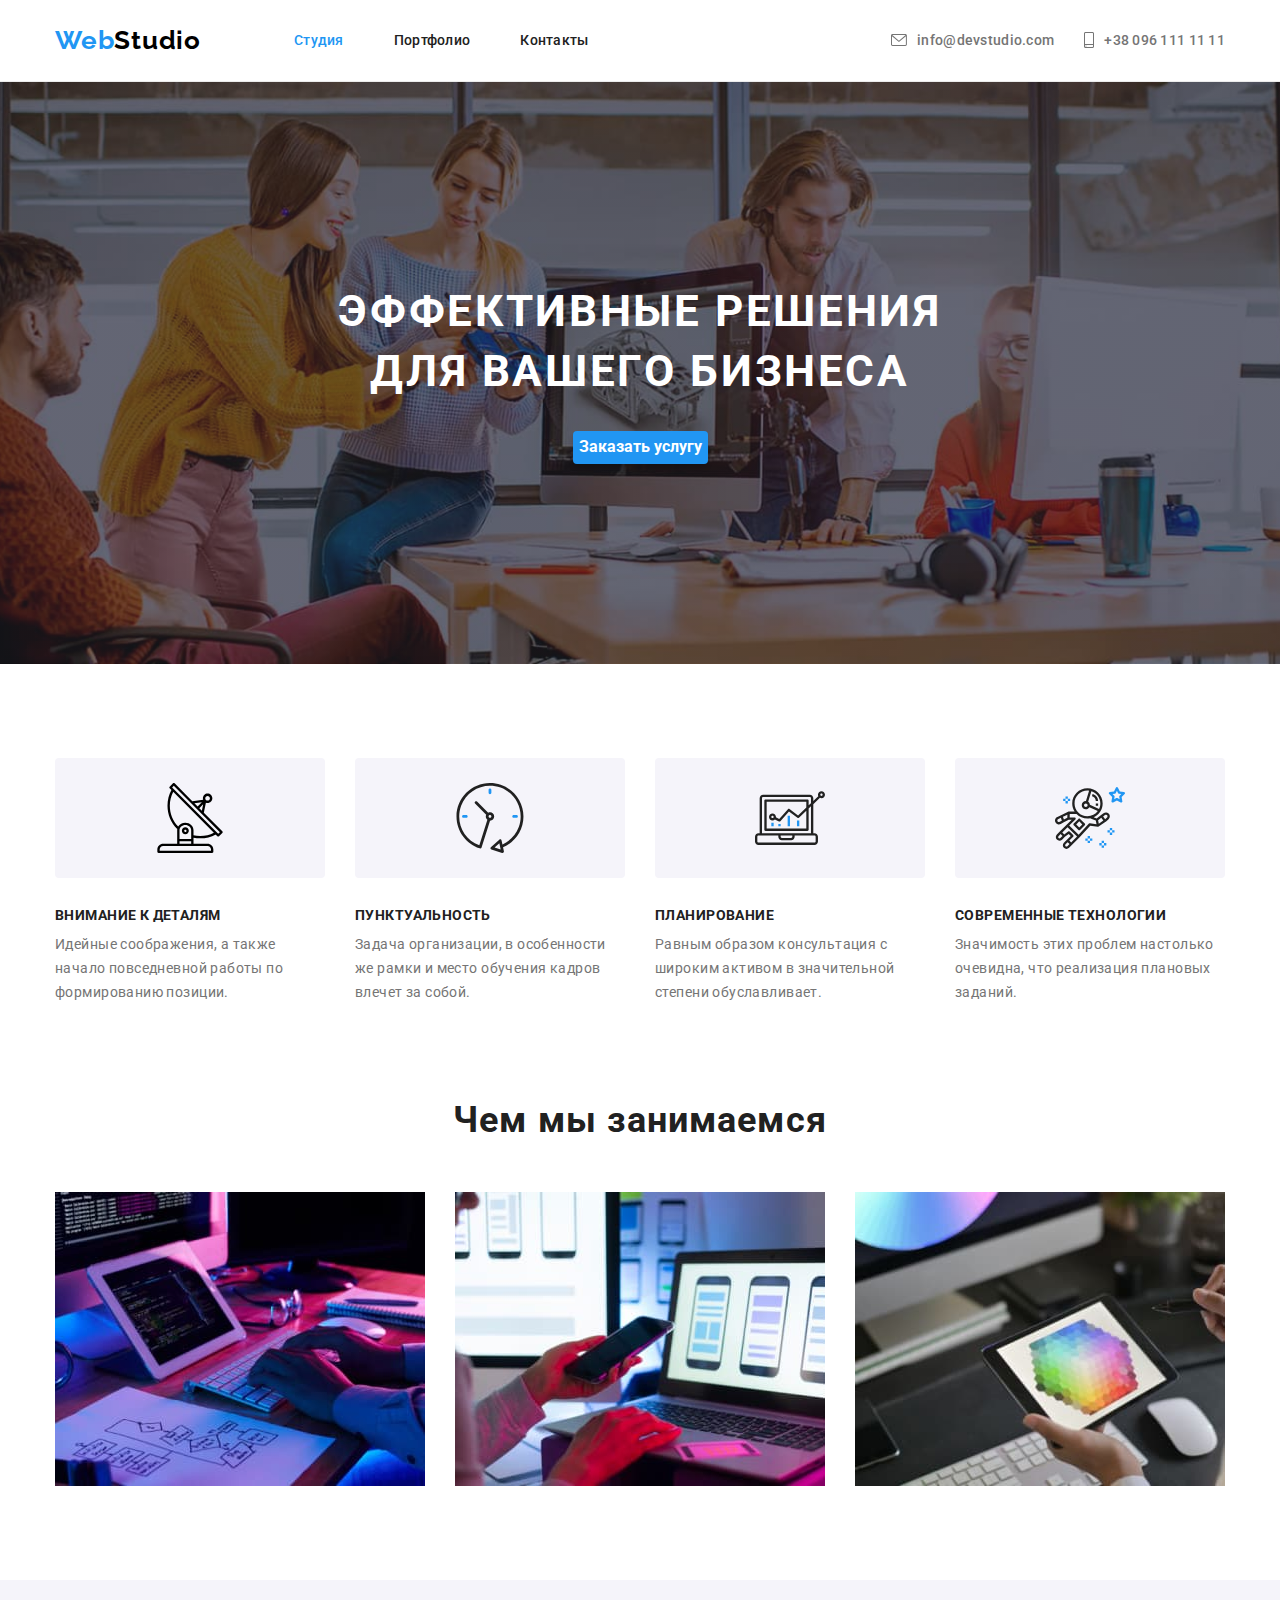
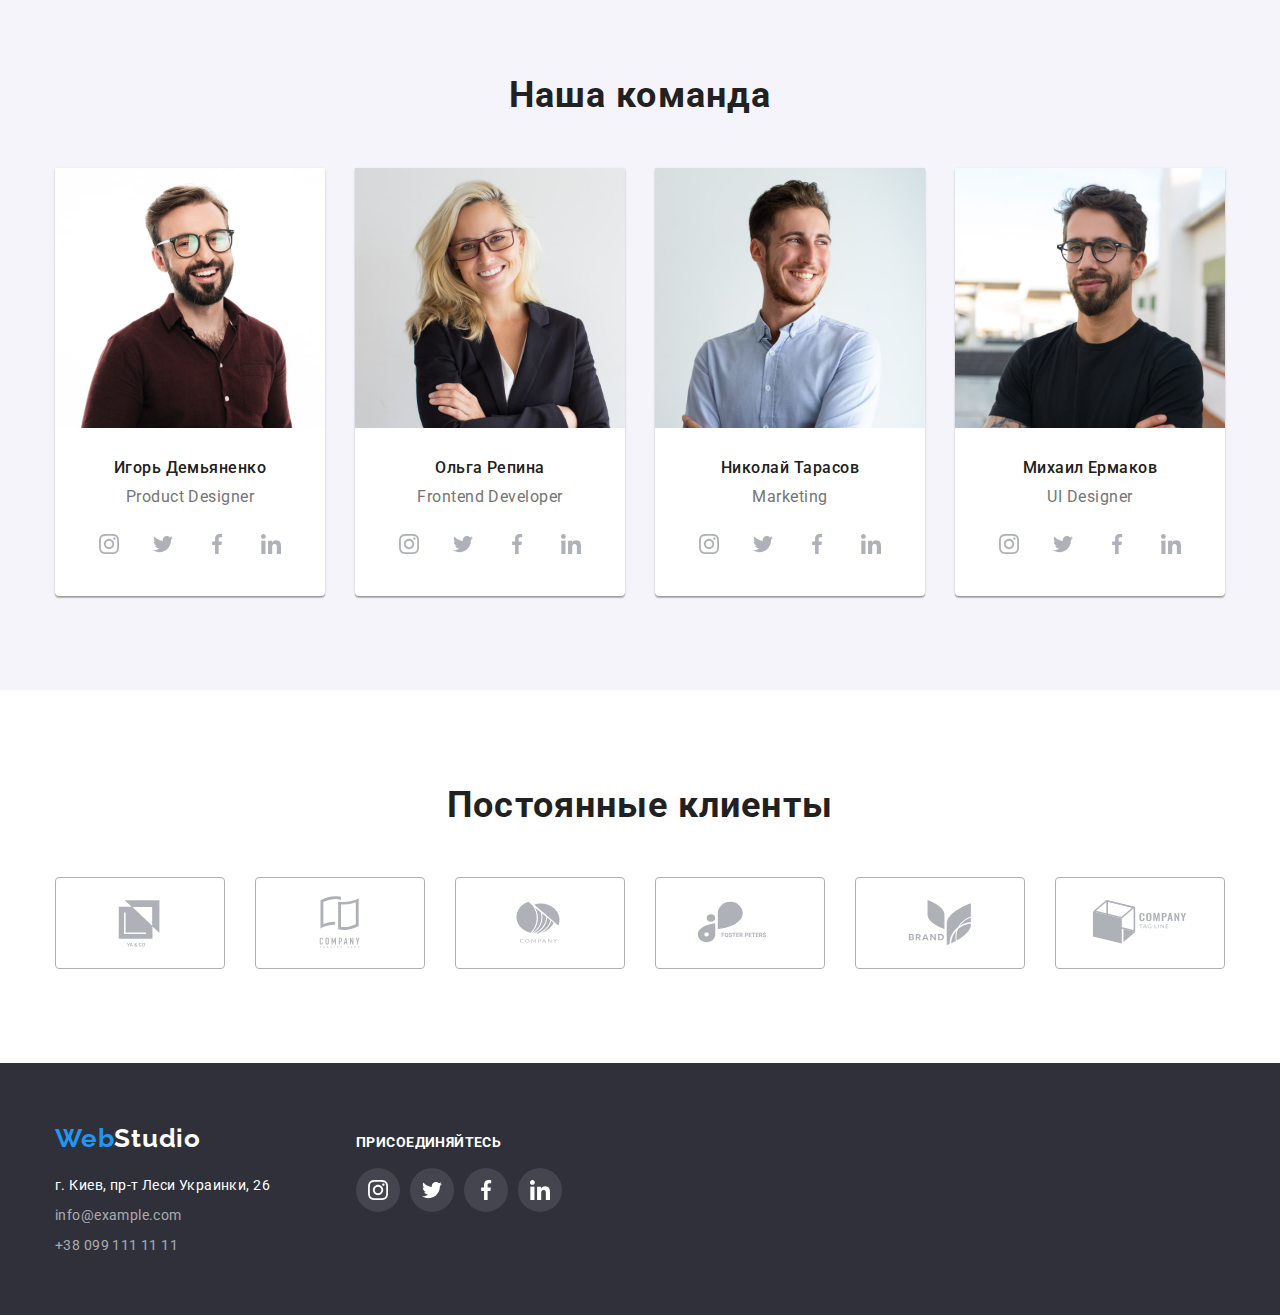
<file: index.html>
<!DOCTYPE html>
<html lang="en">
  <head>
    <meta charset="UTF-8" />
    <meta http-equiv="X-UA-Compatible" content="IE=edge" />
    <meta name="viewport" content="width=device-width, initial-scale=1.0" />
    <title>Document</title>
    
    <link rel="preconnect" href="https://fonts.googleapis.com">
<link rel="preconnect" href="https://fonts.gstatic.com" crossorigin>
<link href="https://fonts.googleapis.com/css2?family=Raleway:wght@700&family=Roboto:wght@400;500;700;900&display=swap" rel="stylesheet">

 <link rel="stylesheet" href="https://cdnjs.cloudflare.com/ajax/libs/modern-normalize/1.1.0/modern-normalize.min.css">
    <link rel="stylesheet" href="./css/styles.css">
  </head>
      <body>
        <!--Шапка сайта-->
  <header class="header">
  <div class="container container-design">
  <a href="./index.html" class="webstudio-logo">Web<span class="accent">Studio</span></a>
  <nav style="margin-left: 93px;">
  <ul class="site-nav">
  <li class="site-nav-item"><a class="nav-studio nav-decor current" href="./index.html">Студия</a></li>
  <li class="site-nav-item"><a class="nav-portfolio nav-decor" href="./portfolio.html">Портфолио</a></li>
  <li class="site-nav-item"><a class="nav-contacts nav-decor" href="">Контакты</a></li>
  </ul>
  </nav>
  <ul class="contacts-links">
  <li class="mailto">
  <a class="nav-decor nav-decor-link" href="mailto:info@devstudio.com">
  <svg class="contacts-icon-decor" width="16" height="12">
<use href="./images/symbol-defs.svg#icon-envelope"></use>
  </svg> info@devstudio.com</a></li>
  <li>
  <a class="nav-decor nav-decor-link" href="tel:+380961111111">
  <svg class="contacts-icon-decor" width="10" height="16">
  <use href="./images/symbol-defs.svg#icon-smartphone"></use></svg>
  +38 096 111 11 11</a></li>
  </ul>
  </div>
  </header>

<!-- ФОН НА ВЕСЬ БЛОК ГЕРОЙ-->
  <main>
  <section class="hero"> <div class="main-container">
  <h1 class="main-head">Эффективные решения для вашего бизнеса</h1>
  <button type="button" name="order-button" class="order-button">Заказать услугу</button>
  </div>
  </section>

<!--Наши преимущества-->
<section class="features"> <div class="second-container">
  <h2 class="visually-hidden">Что мы предлагаем</h2>
<ul class="what-we-offer">
    <li class="description-box">
      <div class="features-icon-item">
    <svg class="icon-sattelite" width="70" height="70">
      <use href="./images/symbol-defs.svg#icon-antenna-1"></use>
    </svg>
      </div>
    <h3 class="description-head">Внимание к деталям</h3>
      <p class="description"> Идейные соображения, а также начало повседневной работы по
        формированию позиции.
      </p>
      </li>
    <li class="description-box">
      <div class="features-icon-item">
        <svg class="icon-watch" width="70" height="70">
          <use href="./images/symbol-defs.svg#icon-clock-1"></use>
        </svg>
          </div>
    <h3 class="description-head">Пунктуальность</h3>
      <p class="description">
        Задача организации, в особенности же рамки и место обучения кадров
        влечет за собой.
      </p>
    </li>
    <li class="description-box">
      <div class="features-icon-item">
        <svg class="icon-pc" width="70" height="70">
          <use href="./images/symbol-defs.svg#icon-diagram-1"></use>
        </svg>
          </div>
    <h3 class="description-head">Планирование</h3>
      <p class="description">
        Равным образом консультация с широким активом в значительной
        степени обуславливает.
      </p>
      </li>
    <li class="description-box"> 
      <div class="features-icon-item">
        <svg class="icon-astronaut" width="70" height="70">
          <use href="./images/symbol-defs.svg#icon-astronaut-1"></use>
        </svg>
      </div> 
    <h3 class="description-head">Современные технологии</h3>
      <p class="description">
        Значимость этих проблем настолько очевидна, что реализация
        плановых заданий.
      </p></li> </ul></div></section>

<!--Чем мы занимаемся-->
<section class="services"> <div class="services-container">
  <h2 class="heads2">Чем мы занимаемся</h2>
  <ul class="services-list">
    <li class="services-list-item">
      <img
        src="./images/pc.jpg"
        alt="обработка на компьютере"
        width="370"
      /> 
    <li class="services-list-item">
      <img
        src="./images/smartphone.jpg"
        alt="обработка на смартфоне"
        width="370"
      />
    </li>
    <li class="services-list-item">
      <img
        src="./images/tablet.jpg"
        alt="обработка на планшете"
        width="370"
      /> 
      </li></ul></div></section>


<!--Наша Команда-->
<section class="our-team">
  <div class="our-team-container">
  <h2 class="heads3">Наша команда</h2>
  <ul class="team-container">
      <li class="team-card">
      <img
        src="./images/team/Игорь-Демьяненко.jpg"
        alt="Игорь Демьяненко"
        width="270"
      />
      <div class="team-names-position">
          <h3 class="teammembers-names">Игорь Демьяненко</h3>
          <p class="teammembers-position">Product Designer</p>
        
          <ul class="social-links-container">
          <li class="social-link-item">
          <a class="social-link" href="">
          <svg class="team-social-icon" width="20" height="20">
<use href="./images/symbol-defs.svg#icon-instagram-2"></use>
          </svg> </a> </li>
          <li class="social-link-item">
          <a class="social-link" href="">
            <svg class="team-social-icon" width="20" height="20">
  <use href="./images/symbol-defs.svg#icon-twitter-1"></use>
            </svg></a> </li>
            <li class="social-link-item">
            <a class="social-link" href="">
              <svg class="team-social-icon" width="20" height="20">
    <use href="./images/symbol-defs.svg#icon-facebook-1"></use>
              </svg></a> </li>
              <li class="social-link-item">
              <a class="social-link" href="">
                <svg class="team-social-icon" width="20" height="20">
      <use href="./images/symbol-defs.svg#icon-linkedin-1"></use>
                </svg></a></li> </ul></div>
    
      <li class="team-card">
      <img
        src="./images/team/Ольга_Репина.jpg"
        alt="Ольга Репина"
        width="270"
      />
      <div class="team-names-position">
          <h3 class="teammembers-names">Ольга Репина</h3>
          <p class="teammembers-position">Frontend Developer</p>
        
          <ul class="social-links-container">
            <li class="social-link-item">
            <a class="social-link" href="">
            <svg class="team-social-icon" width="20" height="20">
  <use href="./images/symbol-defs.svg#icon-instagram-2"></use>
            </svg> </a> </li>
            <li class="social-link-item">
            <a class="social-link" href="">
              <svg class="team-social-icon" width="20" height="20">
    <use href="./images/symbol-defs.svg#icon-twitter-1"></use>
              </svg></a> </li>
              <li class="social-link-item">
              <a class="social-link" href="">
                <svg class="team-social-icon" width="20" height="20">
      <use href="./images/symbol-defs.svg#icon-facebook-1"></use>
                </svg></a> </li>
                <li class="social-link-item">
                <a class="social-link" href="">
                  <svg class="team-social-icon" width="20" height="20">
        <use href="./images/symbol-defs.svg#icon-linkedin-1"></use>
                  </svg></a></li> </ul></div>
      
      <li class="team-card">
      <img
        src="./images/team/Николай_Тарасов.jpg"
        alt="Николай Тарасов"
        width="270"
      />
      <div class="team-names-position">
             <h3 class="teammembers-names">Николай Тарасов</h3>
             <p class="teammembers-position">Marketing</p> 
             <ul class="social-links-container">
              <li class="social-link-item">
              <a class="social-link" href="">
              <svg class="team-social-icon" width="20" height="20">
    <use href="./images/symbol-defs.svg#icon-instagram-2"></use>
              </svg> </a> </li>
              <li class="social-link-item">
              <a class="social-link" href="">
                <svg class="team-social-icon" width="20" height="20">
      <use href="./images/symbol-defs.svg#icon-twitter-1"></use>
                </svg></a> </li>
                <li class="social-link-item">
                <a class="social-link" href="">
                  <svg class="team-social-icon" width="20" height="20">
        <use href="./images/symbol-defs.svg#icon-facebook-1"></use>
                  </svg></a> </li>
                  <li class="social-link-item">
                  <a class="social-link" href="">
                    <svg class="team-social-icon" width="20" height="20">
          <use href="./images/symbol-defs.svg#icon-linkedin-1"></use>
                    </svg></a></li> </ul></div>


      <li class="team-card">
      <img
        src="./images/team/Михаил_Ермаков.jpg"
        alt="Михаил Ермаков"
        width="270"
      />  <div class="team-names-position">
      <h3 class="teammembers-names">Михаил Ермаков</h3>
      <p class="teammembers-position">UI Designer</p> 
      <ul class="social-links-container">
        <li class="social-link-item">
        <a class="social-link" href="">
        <svg class="team-social-icon" width="20" height="20">
<use href="./images/symbol-defs.svg#icon-instagram-2"></use>
        </svg> </a> </li>
        <li class="social-link-item">
        <a class="social-link" href="">
          <svg class="team-social-icon" width="20" height="20">
<use href="./images/symbol-defs.svg#icon-twitter-1"></use>
          </svg></a> </li>
          <li class="social-link-item">
          <a class="social-link" href="">
            <svg class="team-social-icon" width="20" height="20">
  <use href="./images/symbol-defs.svg#icon-facebook-1"></use>
            </svg></a> </li>
            <li class="social-link-item">
            <a class="social-link" href="">
              <svg class="team-social-icon" width="20" height="20">
    <use href="./images/symbol-defs.svg#icon-linkedin-1"></use>
              </svg></a></li> </ul></div>
   </li>
   </ul>
  </section>   

<!--Постоянные клиенты-->

<section class="clients">
  <div class="clients-container">
  <h2 class="heads2">Постоянные клиенты</h2>
  <ul class="clients-list">
    <li class="clients-list-container">
<a class="clients-link" href="">
  <svg class="clients-logo" width="106" height="60">
    <use href="./images/symbol-defs.svg#icon-Logo"></use>
  </svg> </a></li>
 <li class="clients-list-container">
  <a class="clients-link" href="">
    <svg class="clients-logo" width="106" height="60">
      <use href="./images/symbol-defs.svg#icon-Logo-1"></use>
    </svg> </a></li>
    <li class="clients-list-container">
      <a class="clients-link" href="">
        <svg class="clients-logo" width="106" height="60">
          <use href="./images/symbol-defs.svg#icon-Logo-2"></use>
        </svg> </a></li>

      <li class="clients-list-container">
        <a class="clients-link" href="">
          <svg class="clients-logo" width="106" height="60">
            <use href="./images/symbol-defs.svg#icon-Logo-3"></use>
          </svg> </a></li>

    <li class="clients-list-container">
      <a class="clients-link" href="">
        <svg class="clients-logo" width="106" height="60">
          <use href="./images/symbol-defs.svg#icon-Logo-4"></use>
        </svg> </a></li>

      <li class="clients-list-container">
        <a class="clients-link" href="">
          <svg class="clients-logo" width="106" height="60">
            <use href="./images/symbol-defs.svg#icon-Logo-5"></use>
          </svg> </a></li>
  </ul>
  </div>
</section>

</main>

<!--Подвал-->
<footer class="footer"> 
  <div class="footer-container">

  <div class="address-container">
 <a href="" class="webstudio-logo">Web<span class="accent-footer">Studio</span></a>
  <address class="address">
      <ul class="footer-links">
      <li class="footer-links1"> <a href="https://goo.gl/maps/FCJh6KjiG2ZxYmKU6" target="_blank" rel="noreferrer noopener">г. Киев, пр-т Леси Украинки, 26</a> </li>
      <li class="footer-links2"> <a href="mailto:info@example.com"> info@example.com</a></li>
      <li class="footer-links3"> <a href="tel:+380991111111"> +38 099 111 11 11</a></li>
      </ul>
  </address>
  </div>

  <div class="follow">
    <h2 class="footer-social-link-head">Присоединяйтесь</h2>
    <ul class="social-links-footer">
    <li class="social-links-footer-items">
  <a class="social-link-footer" href="">
    <svg class="team-social-icon" width="20" height="20">
      <use href="./images/symbol-defs.svg#icon-instagram-2"></use>
    </svg> </a> </li>
    <li class="social-links-footer-items">
    <a class="social-link-footer" href="">
      <svg class="team-social-icon" width="20" height="20">
        <use href="./images/symbol-defs.svg#icon-twitter-1"></use>
      </svg></a> </li>
      <li class="social-links-footer-items">
      <a class="social-link-footer" href="">
        <svg class="team-social-icon" width="20" height="20">
          <use href="./images/symbol-defs.svg#icon-facebook-1"></use>
        </svg></a></li>
        <li class="social-links-footer-items">
        <a class="social-link-footer" href="">
          <svg class="team-social-icon" width="20" height="20">
            <use href="./images/symbol-defs.svg#icon-linkedin-1"></use>
          </svg></a> </li>
</ul> </div>

</div>
</footer>  
</body>
</html>
</file>
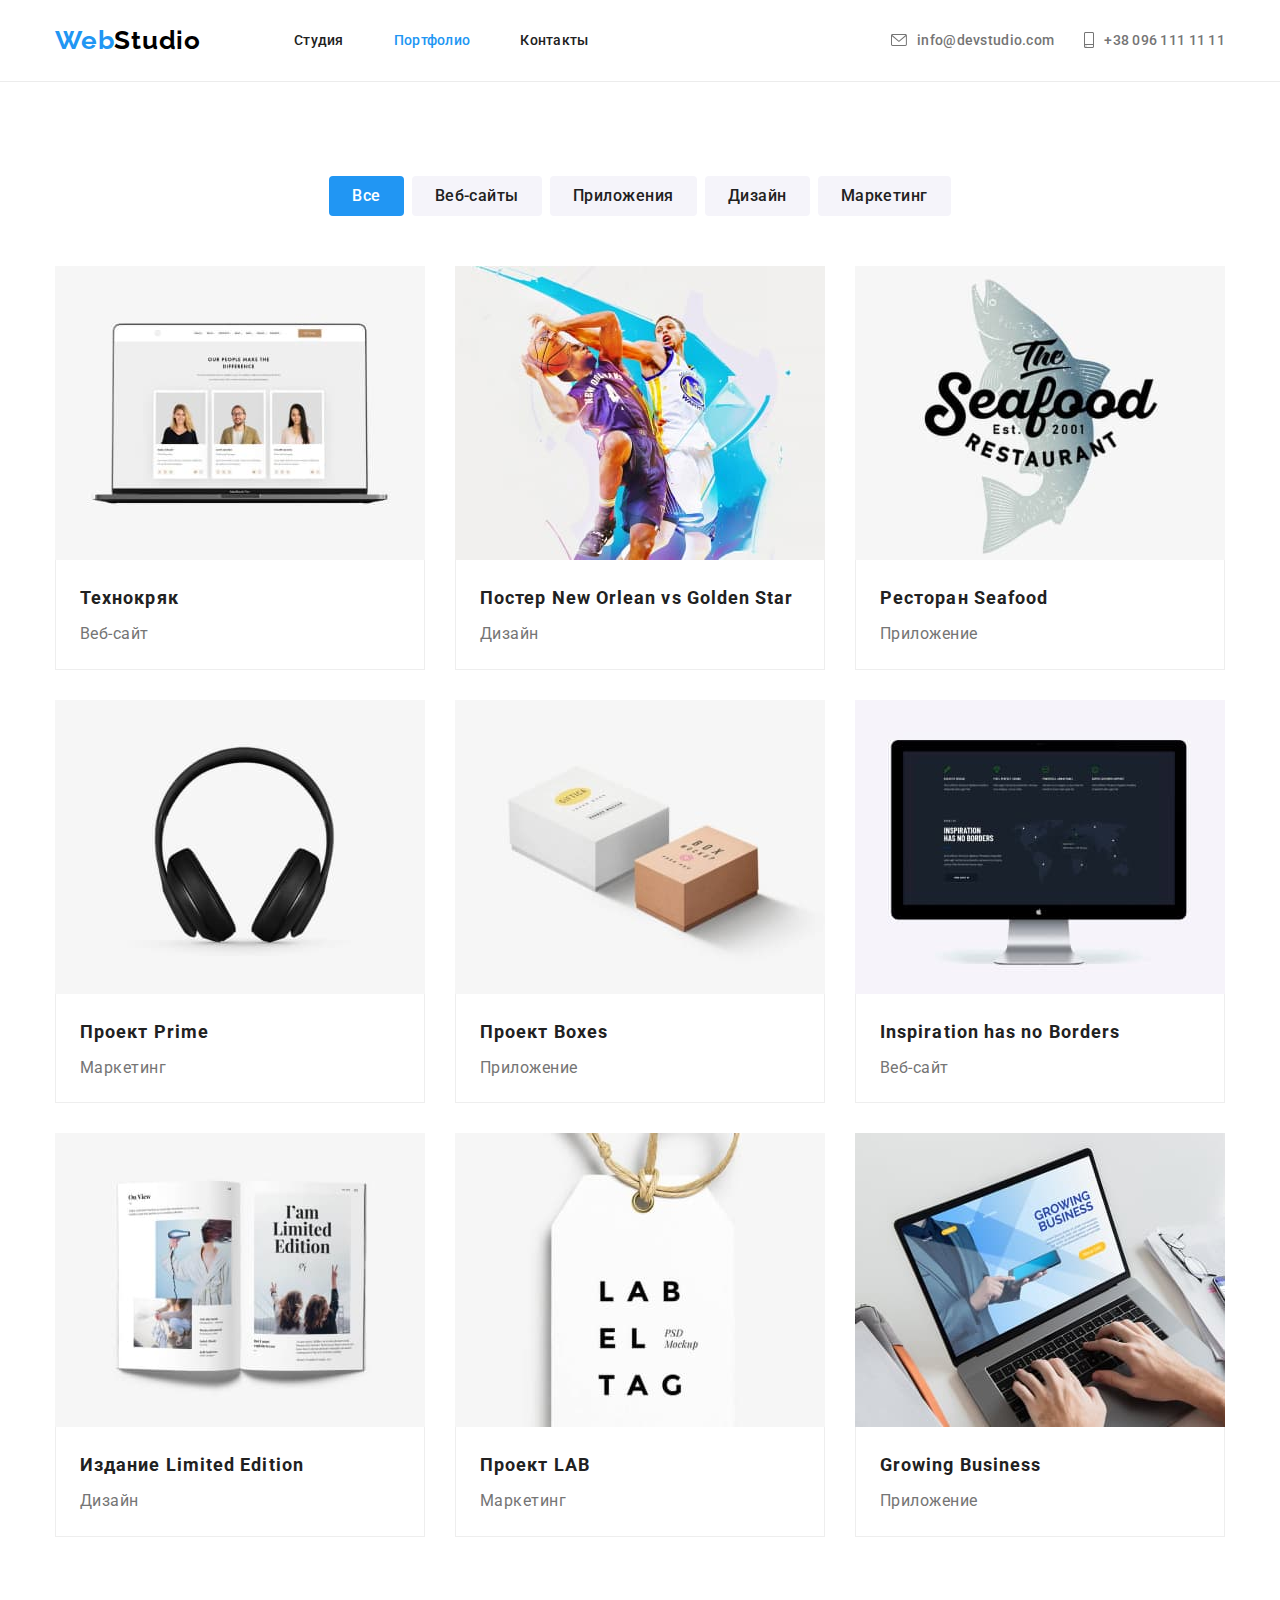
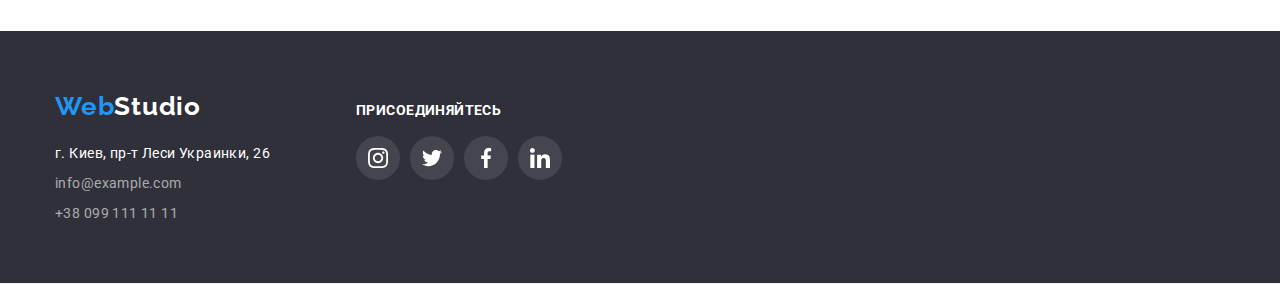
<file: portfolio.html>
<!DOCTYPE html>
    <html lang="en">
      <head>
        <meta charset="UTF-8" />
        <meta http-equiv="X-UA-Compatible" content="IE=edge" />
        <meta name="viewport" content="width=device-width, initial-scale=1.0" />
        <title>Document</title>
        
        <link rel="preconnect" href="https://fonts.googleapis.com">
    <link rel="preconnect" href="https://fonts.gstatic.com" crossorigin>
    <link href="https://fonts.googleapis.com/css2?family=Raleway:wght@700&family=Roboto:wght@400;500;700;900&display=swap" rel="stylesheet">
    
    <link rel="stylesheet" href="https://cdnjs.cloudflare.com/ajax/libs/modern-normalize/1.1.0/modern-normalize.min.css">
    <link rel="stylesheet" href="./css/styles.css">
      </head>
<body>
        <!--Шапка сайта-->
        <header class="header">
          <header class="header">
            <div class="container container-design">
            <a href="./index.html" class="webstudio-logo">Web<span class="accent">Studio</span></a>
            <nav style="margin-left: 93px;">
            <ul class="site-nav">
            <li class="site-nav-item"><a class="nav-studio nav-decor" href="./index.html">Студия</a></li>
            <li class="site-nav-item"><a class="nav-portfolio nav-decor current" href="./portfolio.html">Портфолио</a></li>
            <li class="site-nav-item"><a class="nav-contacts nav-decor" href="">Контакты</a></li>
            </ul>
            </nav>
            <ul class="contacts-links">
            <li class="mailto">
            <a class="nav-decor nav-decor-link" href="mailto:info@devstudio.com">
            <svg class="contacts-icon-decor" width="16" height="12">
          <use href="./images/symbol-defs.svg#icon-envelope"></use>
            </svg> info@devstudio.com</a></li>
            <li>
            <a class="nav-decor nav-decor-link" href="tel:+380961111111">
            <svg class="contacts-icon-decor" width="10" height="16">
            <use href="./images/symbol-defs.svg#icon-smartphone"></use></svg>
            +38 096 111 11 11</a></li>
            </ul>
            </div>
            </header>
          

<!--Герой-->
<main>
  <section class="portfolio"> <div class="portfolio-hero-container">
    <ul class="site-nav filter-container">
      <li class="filter-button"> <button type="button" class="button button-1 current"> Все </button></li>
      <li class="filter-button"> <button type="button" class="button button-2"> Веб-сайты </button></li>    
      <li class="filter-button"> <button type="button" class="button button-3"> Приложения </button></li>
      <li class="filter-button"> <button type="button" class="button button-4"> Дизайн </button></li>
      <li class="filter-button"> <button type="button" class="button button-5"> Маркетинг </button></li>    
      </ul>

      <ul class="portfolio-container">

        <li class="portfolio-container-element">
           <a class="card-list-link">
          <img src="./images/portfolio-images/технокряк.jpg"
        alt="технокряк"
        width="370"/>
            <div class="card-description">
          <h3 class="portfolio-heads">Технокряк</h3>
          <p class="portfolio-description">Веб-сайт</p>
        </div></a></li>
    
        <li class="portfolio-container-element"> 
          <a class="card-list-link"> 
      <img Src="./images/portfolio-images/постер.jpg"
      alt="постер New Orlean vs Golden Star"
      width="370"/>
      <div class="card-description">
    <h3 class="portfolio-heads">Постер New Orlean vs Golden Star</h3>
    <p class="portfolio-description">Дизайн</p>
    </div></a></li>
      
    <li class="portfolio-container-element"> 
      <a class="card-list-link"> 
      <img
      src="./images/portfolio-images/ресторан.jpg"
      alt="Ресторан Seafood"
      width="370"
    />
    <div class="card-description">
    <h3 class="portfolio-heads">Ресторан Seafood</h3>
    <p class="portfolio-description">Приложение</p>
    </div></a></li>
        
      <li class="portfolio-container-element"> 
        <a class="card-list-link"> 
        <img
      src="./images/portfolio-images/проектPrime.jpg"
      alt="Ресторан Seafood"
      width="370"
    />
    <div class="card-description">
        <h3 class="portfolio-heads">Проект Prime</h3>
        <p class="portfolio-description">Маркетинг</p>
      </div></a></li>
      
      <li class="portfolio-container-element"> 
        <a class="card-list-link"> 
        <img
      src="./images/portfolio-images/проектBoxes.jpg"
      alt=""
      width="370"
    />
    <div class="card-description">
        <h3 class="portfolio-heads">Проект Boxes</h3>
        <p class="portfolio-description">Приложение</p>
      </div></a></li>  
        
    <li class="portfolio-container-element">
      <a class="card-list-link"> 
      <img
      src="./images/portfolio-images/Inspirations.jpg"
      alt="Inspiration has no Borders"
      width="370"
    />
    <div class="card-description">
      <h3 class="portfolio-heads">Inspiration has no Borders</h3>
      <p class="portfolio-description">Веб-сайт</p>
    </div></a></li>
    
    <li class="portfolio-container-element"> 
      <a class="card-list-link"> 
      <img
      src="./images/portfolio-images/издание.jpg"
      alt="Издание Limited Edition"
      width="370"
    /><div class="card-description">
        <h3 class="portfolio-heads">Издание Limited Edition</h3>
        <p class="portfolio-description">Дизайн</p>
      </div></a></li>
    
      <li class="portfolio-container-element"> 
       <a class="card-list-link"> 
        <img
      src="./images/portfolio-images/проектLab.jpg"
      alt="Проект LAB"
      width="370"
    /> <div class="card-description">
      <h3 class="portfolio-heads">Проект LAB</h3>   
      <p class="portfolio-description">Маркетинг</p>
      </div></a></li>  
        
    <li class="portfolio-container-element">
      <a class="card-list-link"> 
      <img
      src="./images/portfolio-images/growingbusiness.jpg"
      alt="Growing Business"
      width="370"
    /> <div class="card-description">
      <h3 class="portfolio-heads">Growing Business</h3>
      <p class="portfolio-description">Приложение</p>
    </div></a></li>    
</ul> </div> </section>
</main>
<!--Подвал-->
<footer class="footer"> 
  <div class="container footer-container">
  <div class="address-container">
 <a href="" class="webstudio-logo">Web<span class="accent-footer">Studio</span></a>
  <address class="address">
      <ul class="footer-links">
      <li class="footer-links1"> <a href="https://goo.gl/maps/FCJh6KjiG2ZxYmKU6" target="_blank" rel="noreferrer noopener">г. Киев, пр-т Леси Украинки, 26</a> </li>
      <li class="footer-links2"> <a href="mailto:info@example.com"> info@example.com</a></li>
      <li class="footer-links3"> <a href="tel:+380991111111"> +38 099 111 11 11</a></li>
      </ul>
  </address>
  </div>
  <div class="follow">
    <h2 class="footer-social-link-head">Присоединяйтесь</h2>
    <ul class="social-links-footer">
    <li class="social-links-footer-items">
  <a class="social-link-footer" href="">
    <svg class="team-social-icon" width="20" height="20">
      <use href="./images/symbol-defs.svg#icon-instagram-2"></use>
    </svg> </a> </li>
    <li class="social-links-footer-items">
    <a class="social-link-footer" href="">
      <svg class="team-social-icon" width="20" height="20">
        <use href="./images/symbol-defs.svg#icon-twitter-1"></use>
      </svg></a> </li>
      <li class="social-links-footer-items">
      <a class="social-link-footer" href="">
        <svg class="team-social-icon" width="20" height="20">
          <use href="./images/symbol-defs.svg#icon-facebook-1"></use>
        </svg></a></li>
        <li class="social-links-footer-items">
        <a class="social-link-footer" href="">
          <svg class="team-social-icon" width="20" height="20">
            <use href="./images/symbol-defs.svg#icon-linkedin-1"></use>
          </svg></a> </li>
</ul> </div>
</div>
</footer>   
</body>
</html>
</file>
<file: css/styles.css>
html {
    box-sizing: border-box;
}
*
*::before,
*::after {
    box-sizing: inherit;
}
:root {
    --primary-font-family:'Roboto', sans-serif;
    --secondary-font-family: 'Raleway', sans-serif;
    --primary-text-color: #000000; 
    --secondary-text-color: #FFFFFF;
    --accent-color: #2196F3;
    --timing-function: cubic-bezier(0.4, 0, 0.2, 1);
}
body {
    margin: 0;
    background-color: white;
    font-family: var(--primary-font-family)
}
ol, ul {
    margin-top: 0;
    margin-bottom: 0;
    padding-left: 0;
    list-style: none;
}
a {
    text-decoration: none;
    cursor: pointer;
}
p {
    margin-top: 0;
    margin-bottom: 0;
}
h1,
h2,
h3,
h4 {
    margin-top: 0;
    margin-bottom: 0;
}
img {
    display: block;
}


/*Шапка сайта*/
.header {
    border-bottom: 1px solid #ECECEC;
}
.container {
    width: 1200px;
    margin-right: auto;
    margin-left: auto;
    padding-left: 15px;
    padding-right: 15px; 
}
.container-design {
    display: flex;
    align-items: center;
}
  .webstudio-logo {
    font-family: var(--secondary-font-family);
    font-weight: 700;
    font-size: 26px;
    line-height: 1.2;
    letter-spacing: 0.03em;
    color: var(--accent-color);
}
.accent {
    font-family: var(--secondary-font-family);
    font-weight: 700;
    font-size: 26px;
    line-height: 1.2;
    letter-spacing: 0.03em;
    color: var(--primary-text-color);
}
.site-nav {
    display: flex;
    padding-left: 0;
    margin-top: 0;
    margin-bottom: 0;
}
.site-nav-item {
    display: block; 
    margin-right: 50px;
    margin-left: 0;
    position: relative;
}
.site-nav-item:last-child {
    margin-right: 0;
}
.nav-decor {
    display: flex;
    align-items: center;
    text-decoration: none;
    list-style: none;
    letter-spacing: 0.02em;
    font-weight: 500;
    font-size: 14px;
    line-height: 1.2;
    color: #212121; 
    padding-top: 32px;
    padding-bottom: 32px;
}
.current {
    color: var(--accent-color);
}

.nav-decor:hover,
.nav-decor:focus {
    color: var(--accent-color);
}
.nav-decor-link {
    color: #757575; 
}


/*Контакты*/
.contacts-links {
    display: flex;
    align-items: center;
    margin-left: auto; 
    padding-left: 0;
    margin-top: 0;
    margin-bottom: 0;
    list-style: none;
    letter-spacing: 0.02em;
    color: #757575;
}
.mailto {
    margin-right: 30px;
}
.contacts-icon-decor {
    margin-right: 10px;
    fill: #757575;
}
.nav-decor:hover .contacts-icon-decor,
.nav-decor:focus .contacts-icon-decor {
    fill: var(--accent-color);
}



/* Секция Герой */
.hero {
    padding: 200px 0; 
    background: #2F303A;
    text-align: center; 
    max-width: 1600px; 
    margin-left: auto;
    margin-right: auto;
    
    background-image: linear-gradient(
    to right,
    rgba(47, 48, 58, 0.4), 
    rgba(47, 48, 58, 0.4)
    ),    
    url("../images/Img.jpg");

    background-size: cover;
    background-position: center;
}
.main-container {
    max-width: 1200px;
    margin-left: auto;
    margin-right: auto;
    padding-right: 15px;
    padding-left: 15px;
}
.main-head {
    margin: 0 auto 30px;
    max-width: 696px;
    
    font-family: var(--primary-font-family)
    font-weight: 900;
    font-size: 44px;
    line-height: 1.36;
    text-align: center;
    letter-spacing: 0.06em;
    text-transform: uppercase;

    color: var(--secondary-text-color);
}

/*Order button*/
.order-button {
    font-family: var(--primary-font-family);
    font-weight: 700;
    font-size: 16px;
    line-height: 1.88;
    border: none;
   
    color: var(--secondary-text-color);

    background: var(--accent-color);
    box-shadow: 0px 4px 4px rgba(0, 0, 0, 0.15);
    border-radius: 4px;
}
.order-button:hover,
.order-button:focus {
    background-color: #188CE8;
    
}

/* Наши преимущества */
.features {
    padding: 94px 0;
}
.second-container {
    width: 1200px;
    margin-left: auto;
    margin-right: auto;
    padding: 0 15px;
}
.visually-hidden {
    position: absolute;
    width: 1px;
    height: 1px;
    margin: -1px;
    border: 0;
    padding: 0;
        
    white-space: nowrap;
    clip-path: inset(100%);
    clip: rect(0 0 0 0);
    overflow: hidden;
}
.what-we-offer {
    display: flex;
    margin-top: 0;
    margin-bottom: 0;
    padding-left: 0;
}
.description-box {
    width: 270px;
    padding: 0;
}
.description-box:not(:last-child) {
    margin-right: 30px;
}
.features-icon-item {
    display: flex;
    justify-content: center;
    align-items: center;
    width: 270px;
    height: 120px;
    background-color: #F5F4FA;
    border-radius: 4px;
    
}
.description-head {
    font-weight: 700;
    font-size: 14px;
    line-height: 1.14;
    letter-spacing: 0.03em;
    text-transform: uppercase;
    color: #212121;
    margin: 30px 0 10px;
    padding: 0;  
}
/*
.description-box::before {
    display: block;
    content: "";
    width: 270px;
    height: 120px;      
    background-size: contain;
    background-repeat: no-repeat;
    background-position: center;
}
.description-box.icon-satellite::before {
    content: "";
    background-image: url(../images/features/antenna\ 1.svg);
}
.description-box.icon-watch::before {
    content: "";
    background-image: url(../images/features/clock\ 1.svg);
}
.description-box.icon-pc::before {
    content: "";
    background-image: url(../images/features/diagram\ 1.svg);
}
.description-box.icon-astronaut::before {
    content: "";
    background-image: url(../images/features/astronaut\ 1.svg);
}
*/

.description-box:not(:last-child) {
    margin-right: 30px;
}
.description {
    font-weight: 400;
    font-size: 14px;
    line-height: 1.71;
    letter-spacing: 0.03em;
    color: #757575;
}

/* Чем мы занимаемся */
.services {
    padding-bottom: 94px ;
}
.services-container {
    width: 1200px;
    margin-left: auto;
    margin-right: auto;
    padding: 0 15px;
}
.heads2 {
    margin: 0 auto 50px;
    
    font-weight: 700;
    font-size: 36px;
    line-height: 1.2;
    text-align: center;
    letter-spacing: 0.03em;
    color: #212121;
}
.services-list {
    display: flex;
    margin: 0;
    padding: 0;
}
.services-list-item:not(:last-child) {
    margin-right: 30px;
}
.services-list-item {
    position: relative;
}
/*Команда*/
.our-team {
    padding: 94px 0;
    text-align: center;
    background: #F5F4FA;
    margin-left: auto;
    margin-right: auto;
}
.our-team-container {
    width: 1200px;
    margin-left: auto;
    margin-right: auto;
    padding-left: 15px;
    padding-right: 15px; 
}
.heads3 {
    font-weight: 700;
    font-size: 36px;
    line-height: 1.2;
    text-align: center;
    letter-spacing: 0.03em;
    color: #212121;
}
.team-container {
    display: flex;  
    margin-top: 50px; 
}
.team-names-position {
    padding-top: 30px;
    padding-bottom: 30px;
}
.teammembers-names {
    font-weight: 500;
    font-size: 16px;
    line-height: 1.2;
    letter-spacing: 0.03em;
    color: #212121;
    
    margin-bottom: 10px;
}
.teammembers-position {
    font-size: 16px;
    line-height: 1.2;
    letter-spacing: 0.03em;
    color: #757575;   
}

.team-card {
    list-style: none;
    margin-left: 0;
    padding: 0;
    max-width: 270px;
    background: var(--secondary-text-color);

    box-shadow: 0px 1px 3px rgba(0, 0, 0, 0.12), 0px 1px 1px rgba(0, 0, 0, 0.14), 0px 2px 1px rgba(0, 0, 0, 0.2);
    border-radius: 0px 0px 4px 4px;
}
.team-card:not(:last-child) {
    margin-right: 30px;
}
.social-links-container {
    display: flex;
    justify-content: center;
    margin-top: 16px;
    list-style: none;
}
.social-link {
    display: flex;
    align-items: center;
    justify-content: center;
    width: 44px;
    height: 44px;
    border-radius: 50%;
}
.social-link-item:not(:last-child) {
margin-right: 10px;
}
.social-link .team-social-icon {
    fill: #AFB1B8;
}
.social-link:hover,
.social-link:focus {
    background-color: var(--accent-color);
}
.social-link:hover .team-social-icon,
.social-link:focus .team-social-icon {
    fill: var(--secondary-text-color);
}

/*Постоянные клиенты*/
.clients {
    padding: 94px 0;
}
.clients-container {
    text-align: center;
    max-width: 1200px;
    margin-left: auto;
    margin-right: auto;
    padding: 0 15px;
}
.clients-list {
    display: flex;
    flex-direction: row;
    justify-content: space-between;
    width: 1170px;
    margin: 0;
    padding: 0;
}
.clients-list-container {
    width: 170px;
    margin: 0 30px 0 0;
    height: 92px;
}
.clients-list-container:last-child {
    margin-right: 0;
}
.clients-link {
    display: flex;
    justify-content: center;
    align-items: center;
    width: 100%;
    height: 100%;
    border: 1px solid #AFB1B8;
    border-radius: 4px;
}
.clients-link:hover,
.clients-link:focus {
    border: 1px solid var(--accent-color);
}
.clients-link:hover .clients-logo,
.clients-link:focus .clients-logo {
    fill: var(--accent-color);
}
.clients-logo {
    fill: #afb1b8;
}
/* FOOTER*/
.footer {
    padding-top: 60px;
    padding-bottom: 60px;
    background-color: #2F303A;
    margin-left: auto;
    margin-right: auto;
}
.footer-container {
    margin-left: auto;
    margin-right: auto;
    width: 1200px;
    padding-left: 15px;
    padding-right: 15px;
    display: flex;
    align-items: baseline; 
}
.address-container {
    align-items: baseline;
}
.webstudio-logo {
    margin-left: 0;
    display: flex;
    font-style: normal;
    text-decoration: none;
}
.accent-footer {
    font-family: var(--secondary-font-family);
    font-weight: 700;
    font-size: 26px;
    line-height: 1.2;
    letter-spacing: 0.03em;
    color: var(--secondary-text-color);
}
.address {
    margin-top: 20px;
    margin-bottom: 0;
    padding: 0; 
    display: inline-block;
    align-items: baseline;
}

.footer-links {
    display: flex;
    flex-direction: column;
    margin: 0;
    padding: 0;
    
    font-style: normal;
    list-style: none;   
}
.footer-links a {
    width: 231px;
    height: 21px;
    display: block;
    font-size: 14px;
    line-height: 1.71;
    letter-spacing: 0.03em;
    color: rgba(255, 255, 255, 0.6);  
}
.footer-links1 a {
    color: var(--secondary-text-color);
}
.footer-links li:not(:last-child) {
    margin-bottom: 9px; 
}
/*FOLLOW*/
.follow {
    display: inline-block;
    align-items: baseline;
    margin-left: 70px;
}
.footer-social-link-head {
    font-family: inherit;
    font-weight: 700;
    font-size: 14px;
    line-height: 1.14;
    letter-spacing: 0.03em;
    text-transform: uppercase;
    color: var(--secondary-text-color);
}
.social-links-footer {
    display: inline-flex;
    list-style: none;
    border-radius: 50%;
    margin-top: 17px;
}
.social-links-footer-items {
    margin-left: auto;
    margin-right: auto;
}
.social-links-footer-items:not(:last-child) {
    margin-right: 10px;
}
.social-link-footer {
    display: flex;
    align-items: center;
    justify-content: center;
    width: 44px;
    height: 44px;
    margin-top: 0;
    border-radius: 50%;
    background: rgba(255, 255, 255, 0.1);
}
.team-social-icon {
    fill: #ffffff;
}
.social-link-footer:hover,
.social-link-footer:focus {
    background-color: var(--accent-color);
}

/* PORTFOLIO-CONTAINER*/
.portfolio {
    padding: 94px 0;
}
.portfolio-hero-container {
    width: 1200px;
    padding: 0 15px;
    margin: 0 auto;
}
.portfolio-hero-container.site-nav {
    text-align:center;
}
.site-nav.filter-container {
    padding-left: 0;
    padding-right: 0;
    margin-top: 0;
}
.filter-container {
    display: flex;
    justify-content: center;
    margin-bottom: 50px;
}
.site-nav .button {
    font-family: inherit;
    font-weight: 500;
    font-size: 16px;
    line-height: 1.62;
    text-align: center;
    letter-spacing: 0.03em;
    color: #212121;
    background: #F5F4FA;
    
    border-radius: 4px;
    border: 1px solid transparent;
    cursor: pointer;
    padding: 6px 22px;
}
.filter-button:not(:last-child) {
    margin-right: 8px;
}
.filter-button .current {
    color: var(--secondary-text-color);
    background-color: var(--accent-color);
}
.site-nav .button:hover,
.site-nav .button:focus {
    color: #FFFFFF;
    background-color: #188CE8; 
    box-shadow: 0px 3px 1px rgba(0, 0, 0, 0.1), 0px 1px 2px rgba(0, 0, 0, 0.08), 0px 2px 2px rgba(0, 0, 0, 0.12);
}

.portfolio-container {
    display: flex;
    flex-wrap: wrap;
    padding: 0;
    margin: 0;
}
.portfolio-container-element {
    width: 370px;
    background: #FFFFFF;
    margin-right: 30px;
    margin-left: 0;
    margin-bottom: 30px;
    cursor: pointer;    
}
.card-list-link:hover,
.card-list-link:focus {
    box-shadow: 0px 1px 1px rgba(0, 0, 0, 0.12),
        0px 4px 4px rgba(0, 0, 0, 0.06),
        1px 4px 6px rgba(0, 0, 0, 0.16);
}
.portfolio-container-element:nth-child(3n) {
    margin-right: 0;
}
.portfolio-container-element:nth-last-child(-n+3) {
    margin-bottom: 0;
}
.card-list-link {
    display: block;
    text-decoration: none;
}
.card-description {
    padding: 20px 24px;
    border-left: 1px solid #eeeeee;
    border-right: 1px solid #eeeeee;
    border-bottom: 1px solid #eeeeee;
}
.portfolio-heads {
    font-weight: 700;
    font-size: 18px;
    line-height: 2;
    letter-spacing: 0.06em;
    color: #212121;
    margin-top: 0;
    margin-bottom: 0;
}
.portfolio-description {
    font-size: 16px;
    line-height: 1.8;    
    letter-spacing: 0.03em;
    color: #757575; 
    margin-top: 4px; 
}
</file>
